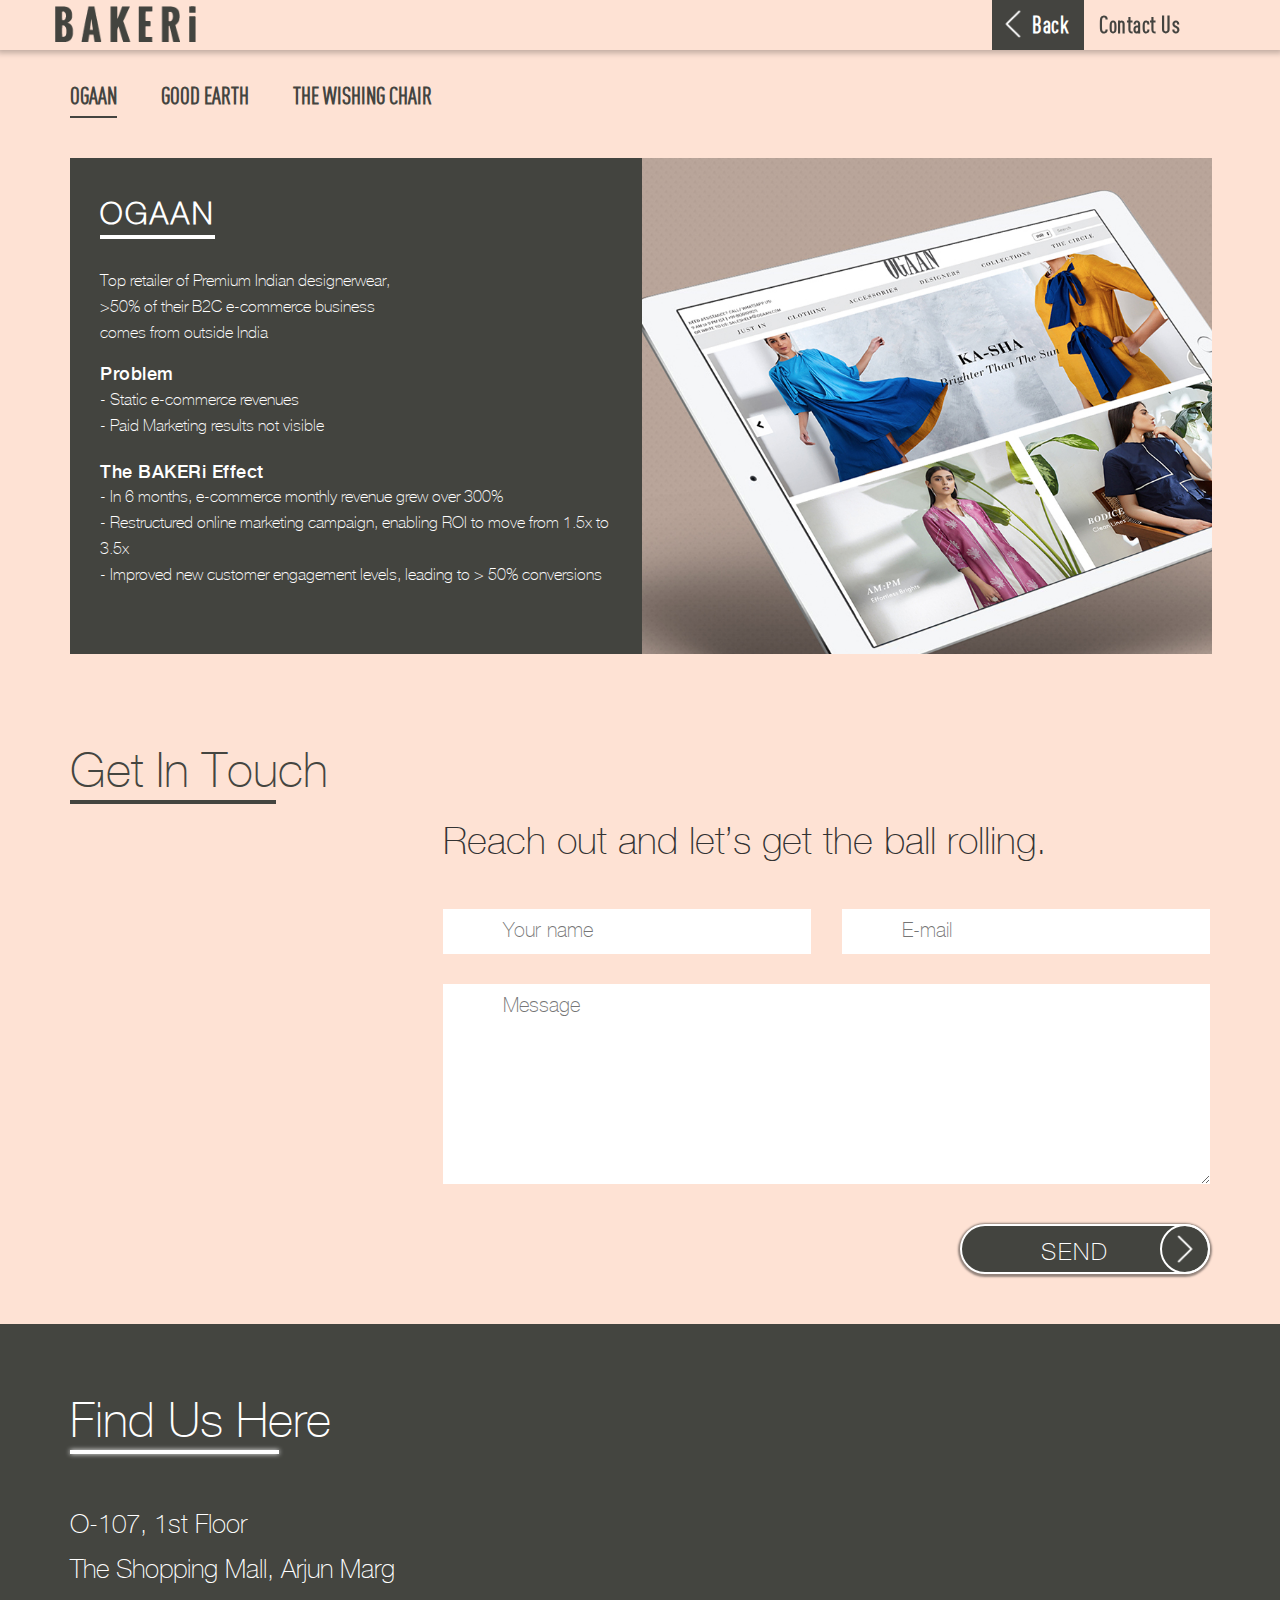
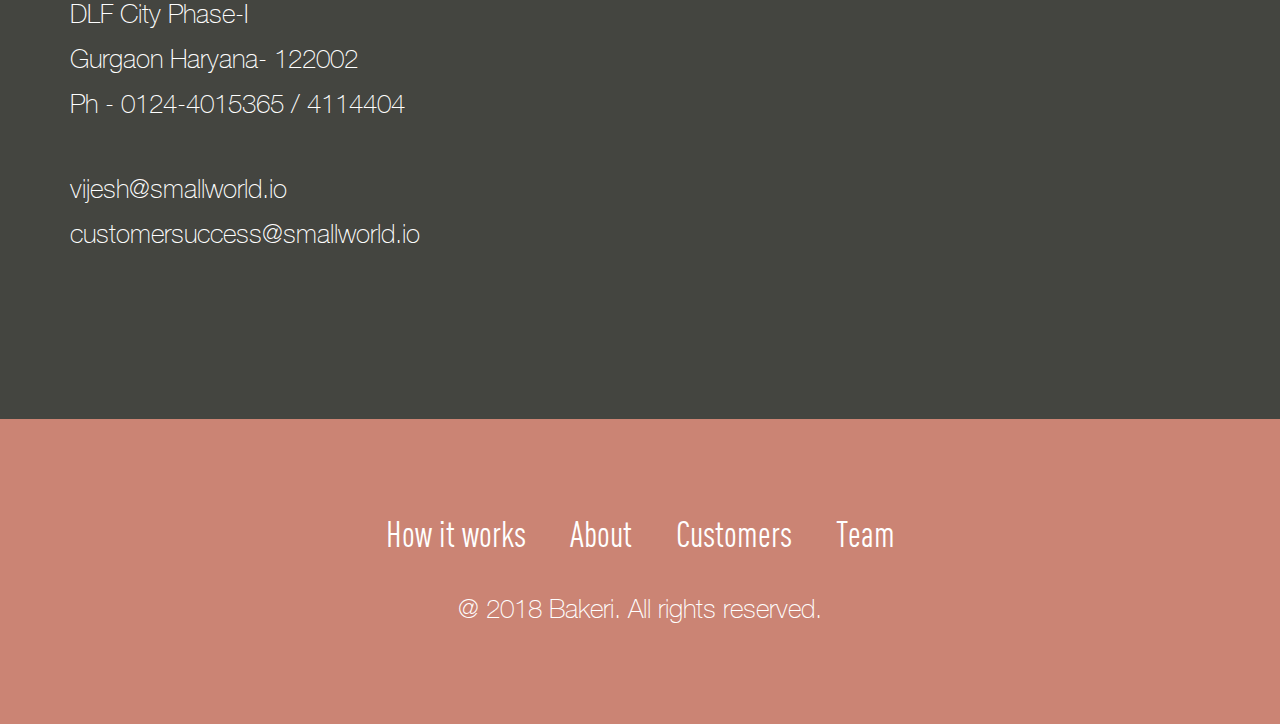
<file: case_study.html>
<!DOCTYPE html>
<html lang="en">

<head>
    <meta charset="UTF-8">
    <title>BAKERi | Case Study</title>
    <meta name="viewport" content="width=device-width,initial-scale=1.0,maximum-scale=1.0">
    <meta name="theme-color" content="#FEE2D4">
    <link rel="stylesheet" type="text/css" href="css/bootstrap.min.css">
    <link rel="stylesheet" type="text/css" href="css/owl.carousel.css">
    <link rel="stylesheet" href="css/style.css">
</head>

<body>
    <section>
        <nav class="navbar navbar-inverse">
            <div class="container">
                <div class="navbar-header">
                    <button type="button" class="navbar-toggle" data-toggle="collapse" data-target="#myNavbar">
                        <span class="icon-bar"></span>
                        <span class="icon-bar"></span>
                        <span class="icon-bar"></span>
                    </button>
                    <a class="navbar-brand" href="index.html"><img src="images/logo.png" alt="" class="logo_bakeri"> </a>
                </div>
                <div class="collapse navbar-collapse" id="myNavbar">
                    <ul class="nav navbar-nav pull-right main_menu">
                        <li><a href="index.html" class="return_back">Back</a></li>
                        <li><a data-link="#contact_us">Contact us</a></li>
                    </ul>
                </div>
        </nav>
    </section>
    <section class="faq_section case_study_section">
        <div class="container">
            <div class="width_100">
                
                <div class="tab_container">
                    <div class="tab_conatiner_outer">
                        <div class="tab_container_item tab_container_item_1 active" tab_id="#tab_item_1">OGAAN</div>
                        <div class="tab_container_item tab_container_item_2" tab_id="#tab_item_2">GOOD EARTH</div>
                        <div class="tab_container_item tab_container_item_3" tab_id="#tab_item_3">THE WISHING CHAIR</div>
                    </div>
                    <div class="tab_container_cont ">
                        <div class="tab_container_inner active" id="tab_item_1">
                            <div class="case_ogaan">
                                <figure class="case_image_figure hide_desktop">
                                    <img src="images/ogaan_case.jpg" alt="Ogaan" />
                                </figure>
                                
                                <div class="case_data" >
                                    <h1 class="title_heading">OGAAN</h1>
                                    <p class="desc_main">Top retailer of Premium Indian designerwear, 
                                        >50% of their B2C e-commerce business 
                                    comes from outside India</p>

                                    <strong>Problem </strong>
                                    <div>
                                        <p>- Static e-commerce revenues </p>
                                        <p>- Paid Marketing results not visible</p>
                                    </div>
                                    <strong>The BAKERi Effect </strong>
                                    <div>
                                        <p>- In 6 months, e-commerce monthly revenue grew over 300%</p> 
                                        <p>- Restructured online marketing campaign, enabling ROI to move from 1.5x to 3.5x</p>
                                        <p>- Improved new customer engagement levels, leading to > 50% conversions</p>
                                    </div>
                                       
                                    
                                </div>
                                <figure class="case_image_figure hide_mobile">
                                    <img src="images/ogaan_case.jpg" alt="Ogaan" />
                                </figure>
                            </div>

                        </div>
                        <div class="tab_container_inner" id="tab_item_2">
                            <div class="case_goodearth">
                                <figure class="case_image_figure hide_desktop">
                                    <img src="images/good-earth.jpg" alt="Good Earth" />
                                </figure>
                                
                                <div class="case_data" >
                                    <h1 class="title_heading">GOOD EARTH</h1>

                                       ‌
                                    <p class="desc_main">India’s leading sustainable luxury design house, well-known 
                                    & respected internationally</p>

                                    <strong>Problem </strong>
                                    <div>
                                        <p>- Unable to utilise website data to convert into leads </p>
                                        <p>- Lack of success with Performance Marketing in international markets</p>
                                    </div>
                                    <strong>The BAKERi Effect </strong>
                                    <div>
                                        <p>- Website revenue in 5 days of sale zoomed to GBP 200K+ </p> 
                                        <p>- Restructured paid marketing campaigns through data based optimization</p>
                                    </div>
                                       
                                    
                                </div>
                                <figure class="case_image_figure hide_mobile">
                                    <img src="images/good-earth.jpg" alt="Good Earth" />
                                </figure>
                            </div>
                        </div>
                        <div class="tab_container_inner" id="tab_item_3">
                            <div class="case_wishingchair">
                                <figure class="case_image_figure hide_desktop">
                                    <img src="images/wishing-chair_case.jpg" alt="Wishing Chair" />
                                </figure>
                                
                                <div class="case_data" >
                                    <h1 class="title_heading">THE WISHING CHAIR</h1>

                                     
                                    <p class="desc_main">Retailer of quirky & curious home décor products, with 
                                    an omni-channel presence in India’s metros</p>

                                    <strong>Problem </strong>
                                    <div>
                                        <p>- Lack of e-commerce focus & knowledge </p>
                                        <p>- Paid marketing not yielding dividends </p>
                                    </div>
                                    <strong>The BAKERi Effect </strong>
                                    <div>
                                        <p>- E-commerce revenue zoomed 2x in 3 months </p> 
                                        <p>- Identified hero products. This lead to cost per ATC reducing to 0.5x of previous value</p>
                                    </div>
                                       
                                    
                                </div>
                                <figure class="case_image_figure hide_mobile">
                                    <img src="images/wishing-chair_case.jpg" alt="Wishing Chair" />
                                </figure>
                            </div>
                        </div>
                    </div>
                    
                </div>
                
            </div>
        </div>
    </section>

    <section class="about_section get_touch_section" id="contact_us">
        <div class="about_cont">
            <div class="container">
                <h2 class="heading_about">Get in touch</h2>
                <div class="clearfix"></div>
                <div class="pull-right width_767">
                    <div class="about_data get_touch_data">
                        <p>Reach out and let’s get the ball rolling.</p>
                        <form action="">
                            <input type="text" placeholder="Your name" name="name" class="name">
                            <input type="email" placeholder="E-mail" name="email" class="email">
                            <textarea type="message" placeholder="Message" name="message" class="message"></textarea>
                            <a href="" class="anchor_btn faq_width pull-right">SEND</a>
                        </form>
                    </div>
                </div>
            </div>
        </div>
    </section>
    <section class="about_section find_us_section">
        <div class="about_cont">
            <div class="container">
                <h2 class="heading_about">Find us here</h2>
                <div class="clearfix"></div>
                <div class="">
                    <div class="contact_data width_50">
                        <p>
                            O-107, 1st Floor 
                            The Shopping Mall, Arjun Marg 
                            DLF City Phase-I 
                            Gurgaon Haryana- 122002 
                            Ph - <a href="tel:0124-4015365">0124-4015365</a> / <a href="tel:0124-4114404">4114404</a></p>
                            <p style="margin-top:40px;"><a href="mailto:vijesh@smallworld.io">vijesh@smallworld.io</a> <a href="mailto:customersuccess@smallworld.io">customersuccess@smallworld.io</a></p>
                        
                    </div>
                    <div class="about_data get_touch_data width_50">
                        <p><iframe src="https://www.google.com/maps/embed?pb=!1m18!1m12!1m3!1d3507.4411567698016!2d77.0972864142906!3d28.466258082483677!2m3!1f0!2f0!3f0!3m2!1i1024!2i768!4f13.1!3m3!1m2!1s0x390d1f51822ea51f%3A0xfd9adbcaa054e3b8!2sSmallWorld+Digital+Services!5e0!3m2!1sen!2sin!4v1529140070524" frameborder="0" style="border:0" allowfullscreen></iframe></p>
                        
                    </div>
                </div>
            </div>
        </div>
    </section>
    <section class="copyright_section">
        <div class="copyright_cont">
            <div class="container">
                <ul class="footer_link_cont">
                    <li class="footer_link"><a data-link="#bakeri_works">How it works</a></li>
                    <li class="footer_link"><a data-link="#about_us">About</a></li>
                    <li class="footer_link"><a data-link="#our_customers">Customers</a></li>
                    <li class="footer_link"><a data-link="#our_team">Team</a></li>
                </ul>
                <p class="copyright_text">@ 2018 Bakeri. All rights reserved.</p>
            </div>
        </div>
    </section>
    <script src="js/jquery.min.js" type="text/javascript"></script>
    <script src="js/bootstrap.min.js" type="text/javascript"></script>
    <script src="js/owl.carousel.js" type="text/javascript"></script>
    <script src="js/custom.js" type="text/javascript"></script>
</body>


</html>
</file>
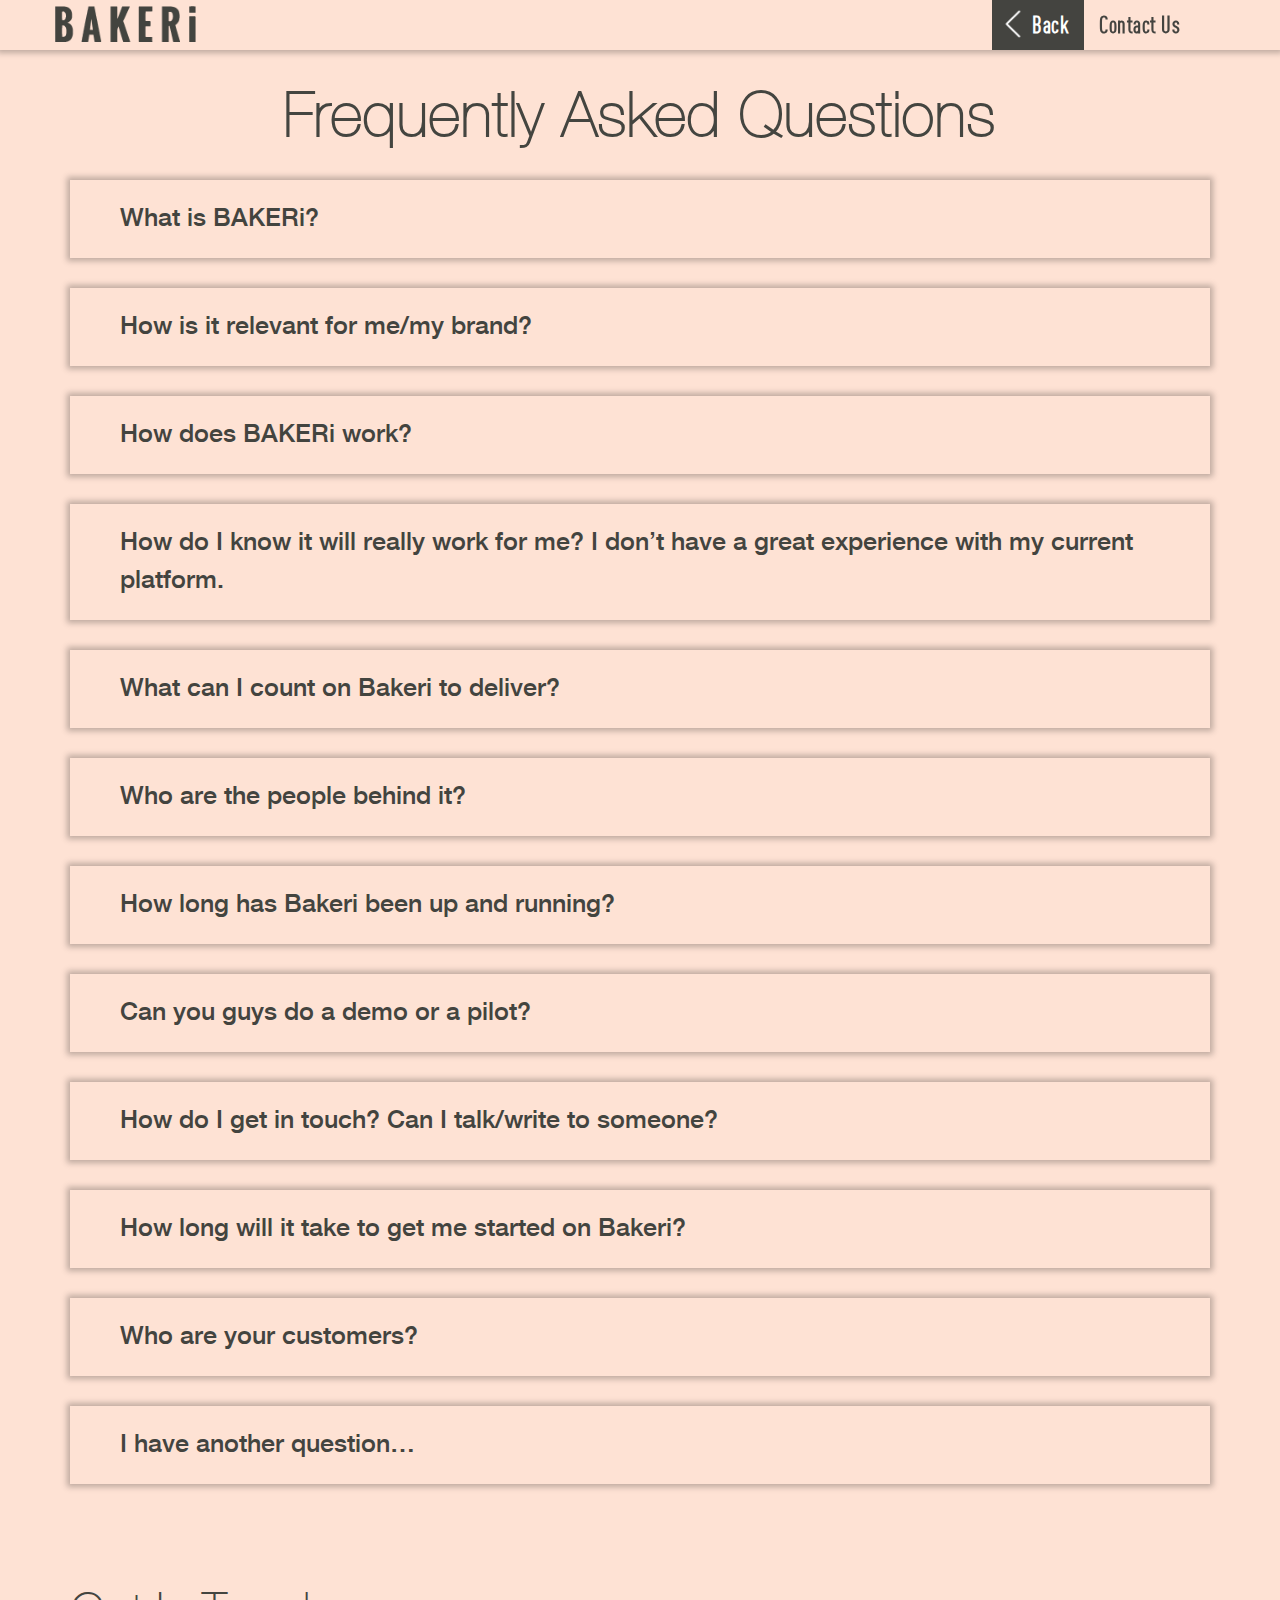
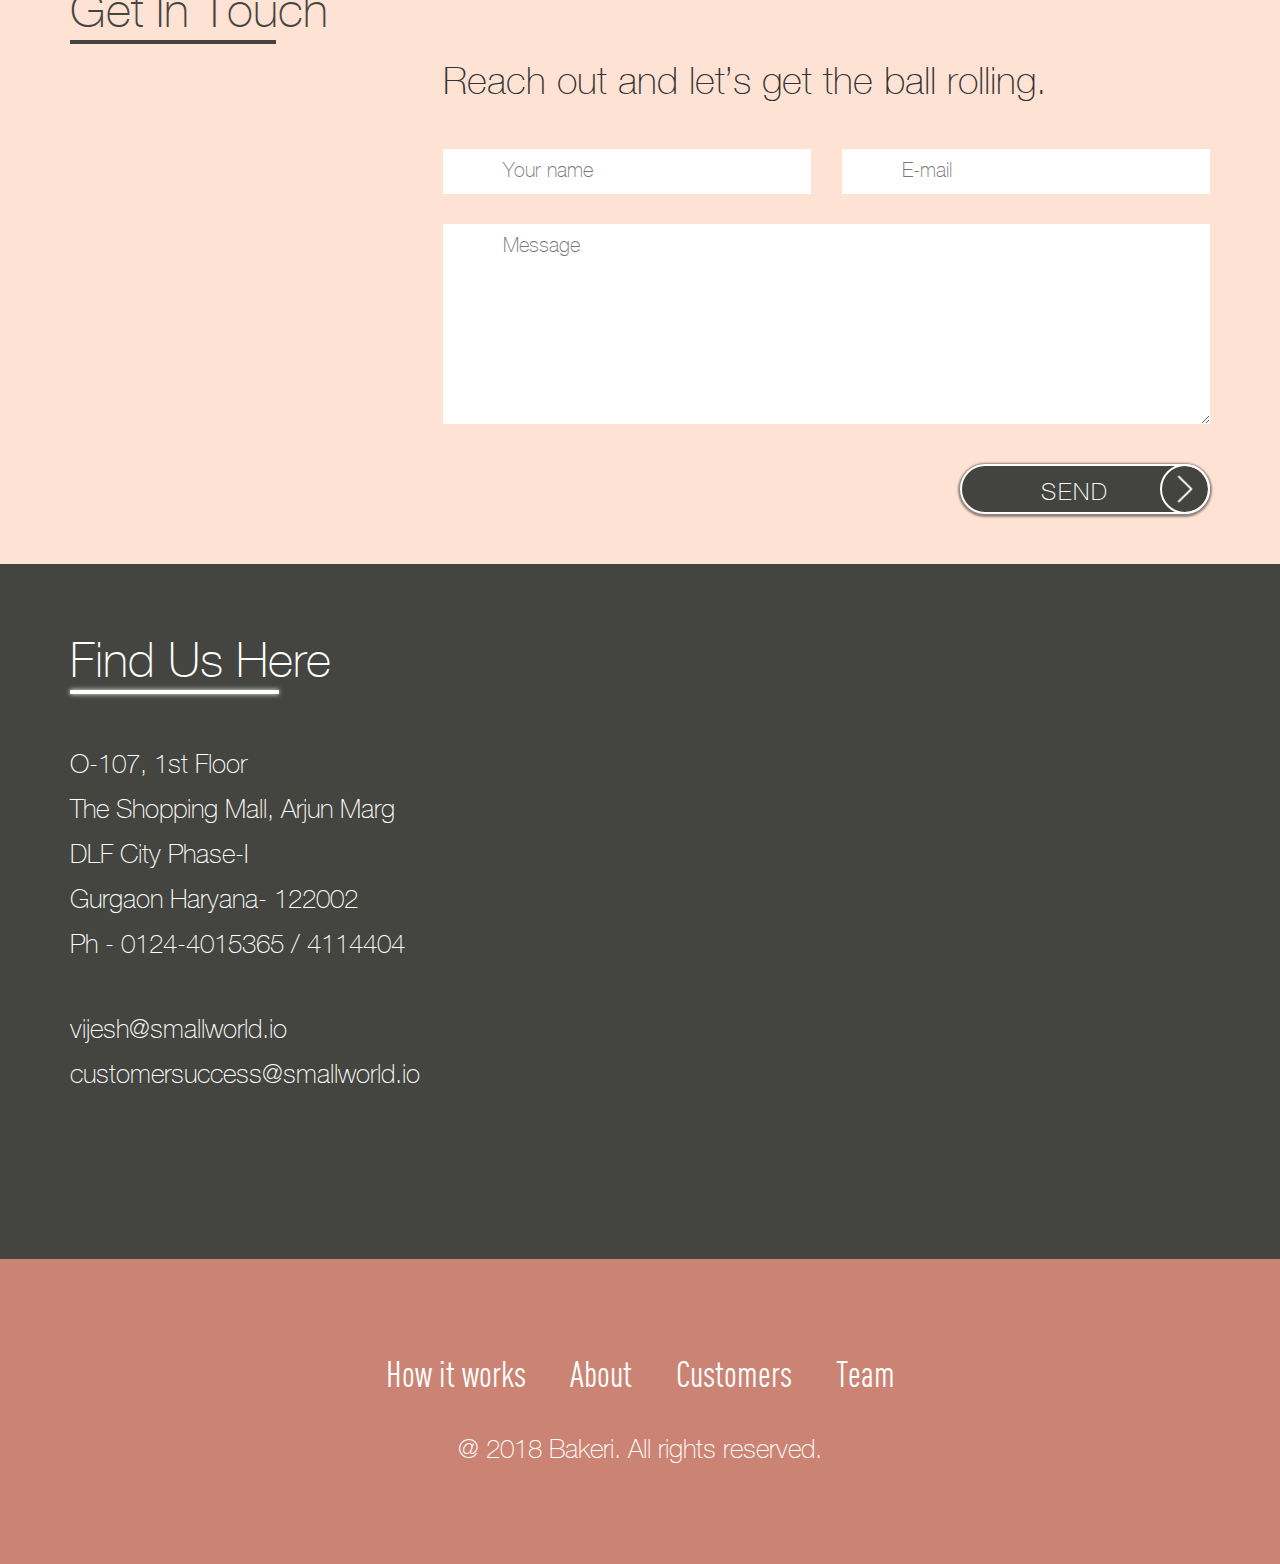
<file: faq.html>
<!DOCTYPE html>
<html lang="en">

<head>
    <meta charset="UTF-8">
    <title>BAKERi | Frequently Asked Questions</title>
    <meta name="viewport" content="width=device-width,initial-scale=1.0,maximum-scale=1.0">
    <meta name="theme-color" content="#FEE2D4">
    <link rel="stylesheet" type="text/css" href="css/bootstrap.min.css">
    <link rel="stylesheet" type="text/css" href="css/owl.carousel.css">
    <link rel="stylesheet" href="css/style.css">
    <link rel="icon" href="imgages/favicon.png">
</head>

<body>
    <section>
        <nav class="navbar navbar-inverse">
            <div class="container">
                <div class="navbar-header">
                    <button type="button" class="navbar-toggle" data-toggle="collapse" data-target="#myNavbar">
                        <span class="icon-bar"></span>
                        <span class="icon-bar"></span>
                        <span class="icon-bar"></span>
                    </button>
                    <a class="navbar-brand" href="index.html"><img src="images/logo.png" alt="" class="logo_bakeri"> </a>
                </div>
                <div class="collapse navbar-collapse" id="myNavbar">
                    <ul class="nav navbar-nav pull-right main_menu">
                        <li><a href="index.html" class="return_back">Back</a></li>
                        <li><a data-link="#contact_us">Contact us</a></li>
                    </ul>
                </div>
        </nav>
    </section>
    <section class="faq_section">
        <div class="container">
            <div class="width_100">
                
                <h1 class="color_black helv_regular title_heading">Frequently Asked Questions</h1>

                <div class="faq_container">
                    <div class="faq_data faq_data_1">
                        <div class="faq_ques faq_ques_1">What is BAKERi?</div>
                        <div class="faq_answer faq_answer_1">Bakeri is a software-powered integrated solution that employs a proprietary suite of technology, analytics & automation features to enable Brands to improve their own-website revenues.</div>
                    </div>
                    <div class="faq_data faq_data_2">
                        <div class="faq_ques faq_ques_2">How is it relevant for me/my brand?</div>
                        <div class="faq_answer faq_answer_2">Bakeri is built specially for Fashion, Luxury & Lifestyle brand webstores, with the aim of delivering Revenue & Loyalty growth at a fraction of the costs paid by most brands.</div>
                    </div>
                    <div class="faq_data faq_data_3">
                        <div class="faq_ques faq_ques_3">How does BAKERi work?</div>
                        <div class="faq_answer faq_answer_3">Get details <a href="index.html">here</a></div>
                    </div>
                    <div class="faq_data faq_data_4">
                        <div class="faq_ques faq_ques_4">How do I know it will really work for me? I don’t have a great experience with my current platform.</div>
                        <div class="faq_answer faq_answer_4">Let’s talk. Drop us a message <a href="index.html/#contact_us">here.</a></div>
                    </div>
                    <div class="faq_data faq_data_5">
                        <div class="faq_ques faq_ques_5">What can I count on Bakeri to deliver?</div>
                        <div class="faq_answer faq_answer_5">Read about some of our success stories <a href="index.html">here</a></div>
                    </div>
                    <div class="faq_data faq_data_6">
                        <div class="faq_ques faq_ques_6">Who are the people behind it?</div>
                        <div class="faq_answer faq_answer_6">Our founders are a group of smart, experienced guys who have seen first hand the pain independent webstores go through when starting business. Get in touch with them. </div>
                    </div>
                    <div class="faq_data faq_data_7">
                        <div class="faq_ques faq_ques_7">How long has Bakeri been up and running?</div>
                        <div class="faq_answer faq_answer_7">Bakeri started work on its first client in February 2017</div>
                    </div>
                    <div class="faq_data faq_data_8">
                        <div class="faq_ques faq_ques_8">Can you guys do a demo or a pilot?</div>
                        <div class="faq_answer faq_answer_8">A pilot is possible for a 3-6 month period. For details and costs involved, please contact us @ <a href="mailto:vijesh@bakeri.ai">vijesh@bakeri.ai</a> </div>
                    </div>
                    <div class="faq_data faq_data_9">
                        <div class="faq_ques faq_ques_9">How do I get in touch? Can I talk/write to someone?</div>
                        <div class="faq_answer faq_answer_9">Sure. Get in touch with us <a href="index.html/#contact_us">here</a></div>
                    </div>
                    <div class="faq_data faq_data_10">
                        <div class="faq_ques faq_ques_10">How long will it take to get me started on Bakeri?</div>
                        <div class="faq_answer faq_answer_10">Bakeri installation can take as little as three weeks from the time of signing of contract and sharing of information. If a website needs to be built from scratch, the timeline will shift accordingly.</div>
                    </div>
                    <div class="faq_data faq_data_11">
                        <div class="faq_ques faq_ques_11">Who are your customers?</div>
                        <div class="faq_answer faq_answer_11">Learn about our <a href="index.html/#our-customer">customers.</a></div>
                    </div>
                    <div class="faq_data faq_data_12">
                        <div class="faq_ques faq_ques_12">I have another question…</div>
                        <div class="faq_answer faq_answer_12">Sure! Write to us on  <a href="mailto:vijesh@bakeri.ai">vijesh@bakeri.ai</a> or send us a query here.</div>
                    </div>
                </div>
                
            </div>
        </div>
    </section>

    <section class="about_section get_touch_section" id="contact_us">
        <div class="about_cont">
            <div class="container">
                <h2 class="heading_about">Get in touch</h2>
                <div class="clearfix"></div>
                <div class="pull-right width_767">
                    <div class="about_data get_touch_data">
                        <p>Reach out and let’s get the ball rolling.</p>
                        <form action="">
                            <input type="text" placeholder="Your name" name="name" class="name">
                            <input type="email" placeholder="E-mail" name="email" class="email">
                            <textarea type="message" placeholder="Message" name="message" class="message"></textarea>
                            <a href="" class="anchor_btn faq_width pull-right">SEND</a>
                        </form>
                    </div>
                </div>
            </div>
        </div>
    </section>
    <section class="about_section find_us_section">
        <div class="about_cont">
            <div class="container">
                <h2 class="heading_about">Find us here</h2>
                <div class="clearfix"></div>
                <div class="">
                    <div class="contact_data width_50">
                        <p>
                            O-107, 1st Floor 
                            The Shopping Mall, Arjun Marg 
                            DLF City Phase-I 
                            Gurgaon Haryana- 122002 
                            Ph - <a href="tel:0124-4015365">0124-4015365</a> / <a href="tel:0124-4114404">4114404</a></p>
                            <p style="margin-top:40px;"><a href="mailto:vijesh@smallworld.io">vijesh@smallworld.io</a> <a href="mailto:customersuccess@smallworld.io">customersuccess@smallworld.io</a></p>
                        
                    </div>
                    <div class="about_data get_touch_data width_50">
                        <p><iframe src="https://www.google.com/maps/embed?pb=!1m18!1m12!1m3!1d3507.4411567698016!2d77.0972864142906!3d28.466258082483677!2m3!1f0!2f0!3f0!3m2!1i1024!2i768!4f13.1!3m3!1m2!1s0x390d1f51822ea51f%3A0xfd9adbcaa054e3b8!2sSmallWorld+Digital+Services!5e0!3m2!1sen!2sin!4v1529140070524" frameborder="0" style="border:0" allowfullscreen></iframe></p>
                        
                    </div>
                </div>
            </div>
        </div>
    </section>
    <section class="copyright_section">
        <div class="copyright_cont">
            <div class="container">
                <ul class="footer_link_cont">
                    <li class="footer_link"><a data-link="#bakeri_works">How it works</a></li>
                    <li class="footer_link"><a data-link="#about_us">About</a></li>
                    <li class="footer_link"><a data-link="#our_customers">Customers</a></li>
                    <li class="footer_link"><a data-link="#our_team">Team</a></li>
                </ul>
                <p class="copyright_text">@ 2018 Bakeri. All rights reserved.</p>
            </div>
        </div>
    </section>
    <script src="js/jquery.min.js" type="text/javascript"></script>
    <script src="js/bootstrap.min.js" type="text/javascript"></script>
    <script src="js/owl.carousel.js" type="text/javascript"></script>
    <script src="js/custom.js" type="text/javascript"></script>
</body>


</html>
</file>
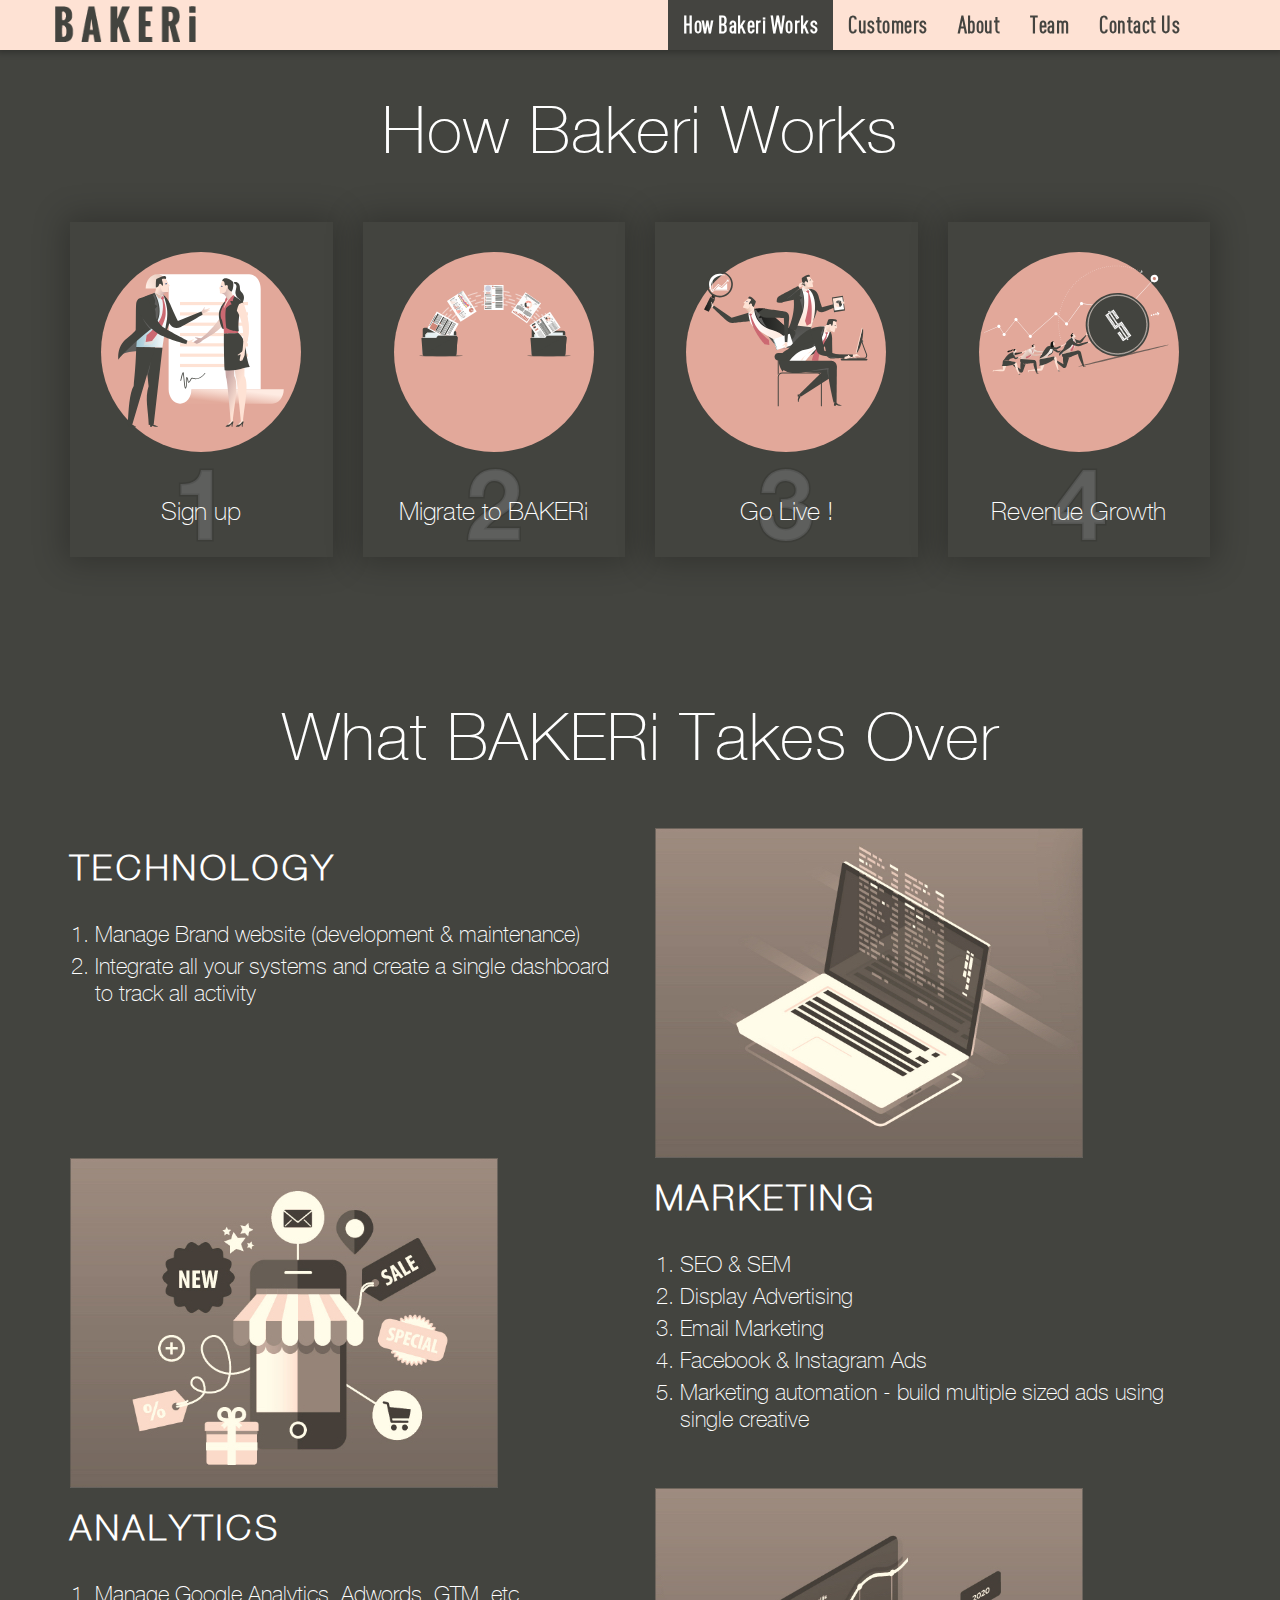
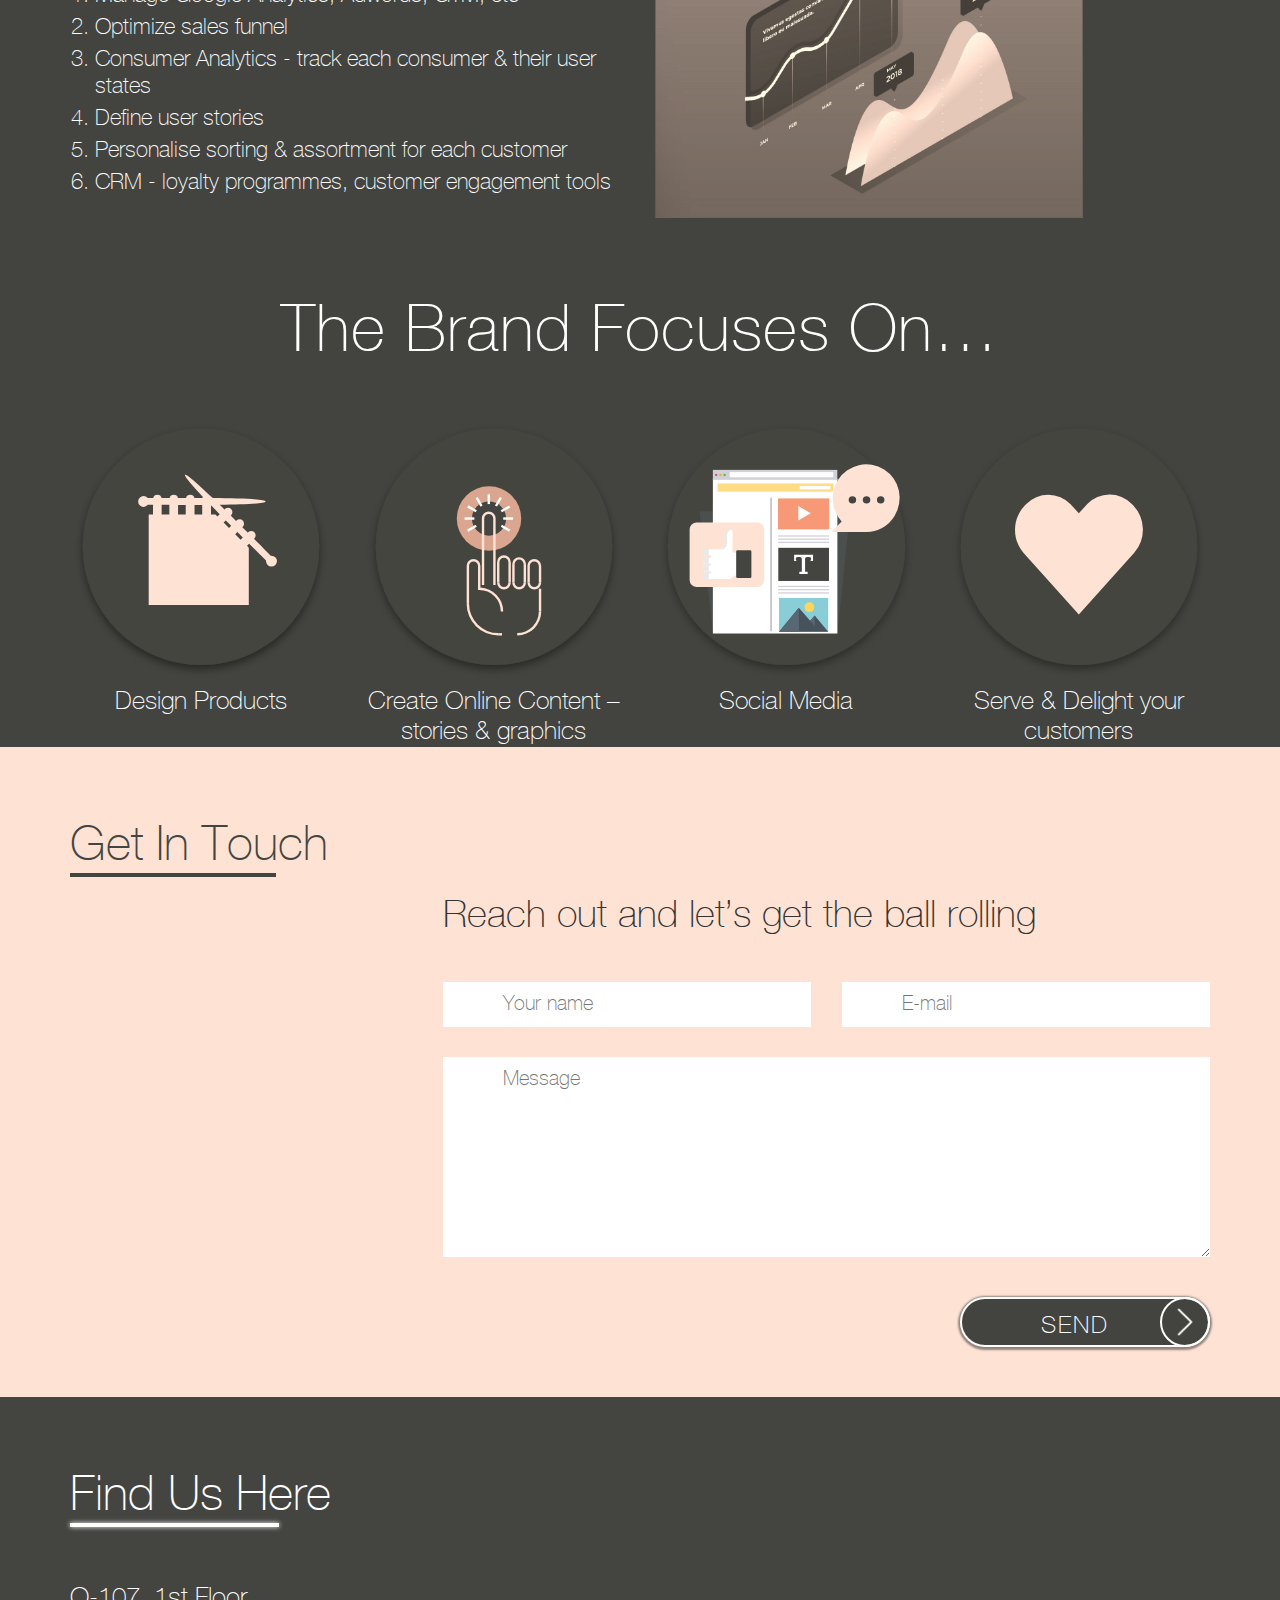
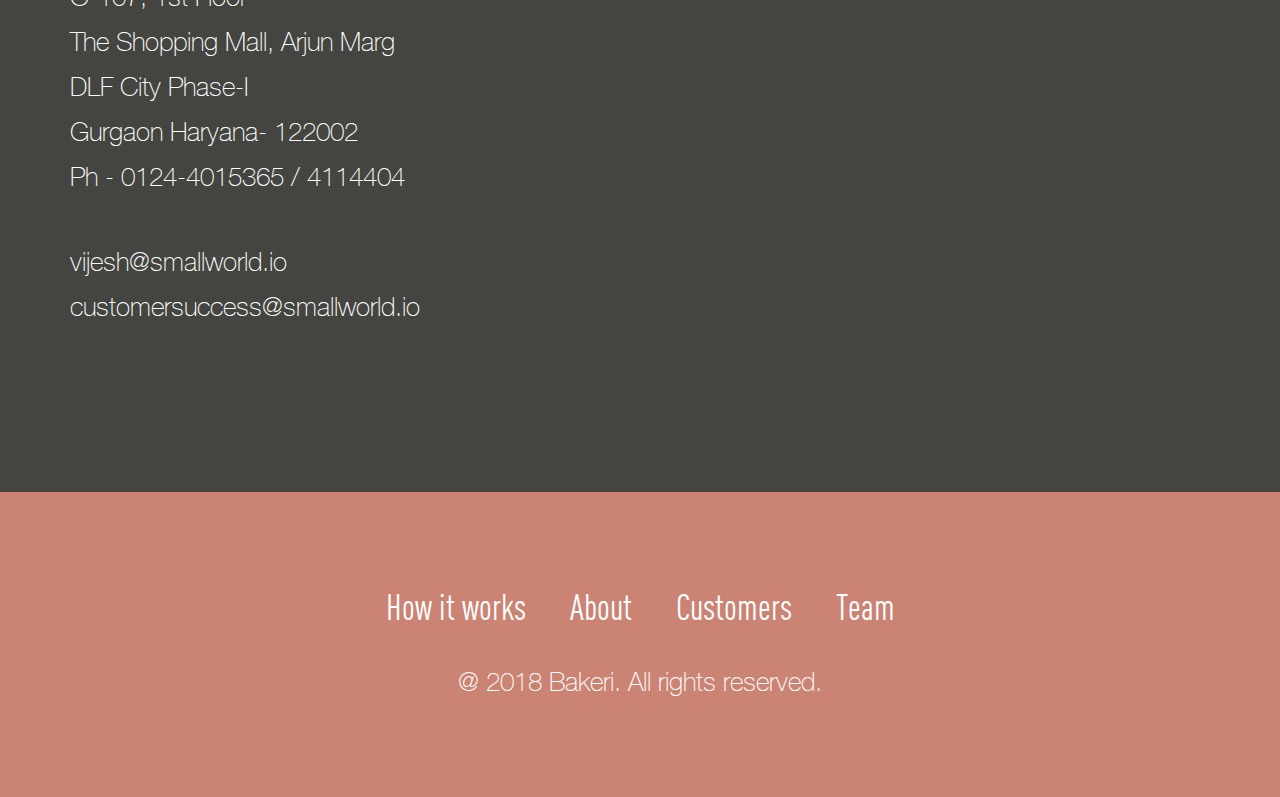
<file: how_bakeri_works.html>
<!DOCTYPE html>
<html lang="en">

<head>
    <meta charset="UTF-8">
    <title>BAKERi | Fuelling E-Commerce Revenue, Growing Brand Loyalty</title>
    <meta name="viewport" content="width=device-width,initial-scale=1.0,maximum-scale=1.0">
    <meta name="theme-color" content="#FEE2D4">
    <link rel="stylesheet" type="text/css" href="css/bootstrap.min.css">
    <link rel="stylesheet" type="text/css" href="css/owl.carousel.css">
    <link rel="stylesheet" href="css/style.css">
</head>

<body>
    <section>
        <nav class="navbar navbar-inverse">
            <div class="container">
                <div class="navbar-header">
                    <button type="button" class="navbar-toggle" data-toggle="collapse" data-target="#myNavbar">
                        <span class="icon-bar"></span>
                        <span class="icon-bar"></span>
                        <span class="icon-bar"></span>
                    </button>
                    <a class="navbar-brand" href="index.html"><img src="images/logo.png" alt="" class="logo_bakeri"> </a>
                </div>
                <div class="collapse navbar-collapse" id="myNavbar">
                    <ul class="nav navbar-nav pull-right main_menu">
                        <li class="active"><a data-link="#bakeri_works">How Bakeri Works</a></li>
                        <li><a data-link="#our_customers">Customers</a></li>
                        <li><a data-link="#about_us">About</a></li>
                        <li><a data-link="#our_team">Team</a></li>
                        <li><a data-link="#contact_us">Contact us</a></li>
                    </ul>
                </div>
        </nav>
    </section>
    <section class="bakeri_works_section how_bakeri_workd_page" id="bakeri_works">
        <div class="container">
            <div class="bakeri_works_cont">
                <h2 class="bakeri_title">How Bakeri Works</h2>
                <div class="bakeri_steps_cont row">
                    <div class="bakeri_steps bakeri_step_1 col-xs-12 col-sm-6 col-md-3 col-lg-3">
                        <div class="step_cont">
                            <figure>
                                <img src="images/sign_up.svg" alt="Sign Up">
                            </figure>
                            <div class="data_cont">
                                <span class="step_no">1</span>
                                <h3 class="data_text">Sign up</h3>
                            </div>
                        </div>
                    </div>
                    <div class="bakeri_steps bakeri_step_2 col-xs-12 col-sm-6 col-md-3 col-lg-3">
                        <div class="step_cont">
                            <figure>
                                <img src="images/migrate.svg" alt="Migrate">
                            </figure>
                            <div class="data_cont">
                                <span class="step_no">2</span>
                                <h3 class="data_text">Migrate to BAKERi</h3>
                            </div>
                        </div>
                    </div>
                    <div class="bakeri_steps bakeri_step_3 col-xs-12 col-sm-6 col-md-3 col-lg-3">
                        <div class="step_cont">
                            <figure>
                                <img src="images/go_live.svg" alt="">
                            </figure>
                            <div class="data_cont">
                                <span class="step_no">3</span>
                                <h3 class="data_text">Go Live !</h3>
                            </div>
                        </div>
                    </div>
                    <div class="bakeri_steps bakeri_step_4 col-xs-12 col-sm-6 col-md-3 col-lg-3">
                        <div class="step_cont">
                            <figure>
                                <img src="images/revenue_growth.svg" alt="">
                            </figure>
                            <div class="data_cont">
                                <span class="step_no">4</span>
                                <h3 class="data_text">Revenue Growth</h3>
                            </div>
                        </div>
                    </div>
                    <div class="center">
                        <!--<a href="" class="anchor_btn">EXPLORE</a>-->
                    </div>
                </div>
            </div>
        </div>
    </section>
    <section class="bakeri_works_section" id="bakeri_works_steps">
        <div class="container">
            <div class="bakeri_works_cont">
                <h2 class="bakeri_title">What BAKERi Takes Over</h2>
                <div class="row">
                     <div class="col-xs-12 col-sm-12 col-md-6 col-lg-6 hide_desktop">
                        <figure><img src="images/tech.png" alt=""></figure>
                    </div>
                    <div class="col-xs-12 col-sm-12 col-md-6 col-lg-6">
                        <div class="bakery_technology">
                            <h2>TECHNOLOGY</h2>
                            <ul>
                                <li>Manage Brand website (development & maintenance)</li>
                                <li>Integrate all your systems and create a single dashboard to track all activity</li>
                            </ul>
                        </div>
                    </div>
                    <div class="col-xs-12 col-sm-12 col-md-6 col-lg-6 hide_mobile">
                        <figure><img src="images/tech.png" alt=""></figure>
                    </div>
                    
                </div>
                <div class="row">
                    <div class="col-xs-12 col-sm-12 col-md-6 col-lg-6 ">
                        <figure><img src="images/market.png" alt=""></figure>
                    </div>
                    <div class="col-xs-12 col-sm-12 col-md-6 col-lg-6">
                        <div class="bakery_technology">
                            <h2>MARKETING</h2>
                            <ul>
                                <li>SEO & SEM</li>
                                <li>Display Advertising</li>
                                <li>Email Marketing</li>
                                <li>Facebook & Instagram Ads</li>
                                <li>Marketing automation - build multiple sized ads using single creative</li>
                            </ul>
                        </div>
                    </div>
                </div>
                <div class="row">
                    <div class="col-xs-12 col-sm-12 col-md-6 col-lg-6 hide_desktop">
                        <figure><img src="images/analytics.png" alt=""></figure>
                    </div>
                    <div class="col-xs-12 col-sm-12 col-md-6 col-lg-6">
                        <div class="bakery_technology">
                            <h2>ANALYTICS</h2>
                            <ul>
                                <li>Manage Google Analytics, Adwords, GTM, etc</li>
                                <li>Optimize sales funnel</li>
                                <li>Consumer Analytics - track each consumer & their user states</li>
                                <li>Define user stories</li>
                                <li>Personalise sorting & assortment for each customer</li>
                                <li>CRM - loyalty programmes, customer engagement tools</li>
                            </ul>
                        </div>
                    </div>
                    <div class="col-xs-12 col-sm-12 col-md-6 col-lg-6 hide_mobile">
                        <figure><img src="images/analytics.png" alt=""></figure>
                    </div>
                </div>
            </div>
        </div>
        <section class="bakeri_works_section_bottom" id="bakeri_works">
        <div class="container">
            <div class="bakeri_works_cont">
                <h2 class="bakeri_title">The Brand Focuses on…</h2>
                <div class="bakeri_steps_cont row">
                    <div class="bakeri_steps bakeri_step_1 col-xs-12 col-sm-6 col-md-3 col-lg-3">
                        <div class="step_cont_new">
                            <figure>
                                <img src="images/design.svg" alt="Sign Up">
                            </figure>
                            <div class="data_cont">
                                
                                <h3 class="data_text">Design Products</h3>
                            </div>
                        </div>
                    </div>
                    <div class="bakeri_steps bakeri_step_2 col-xs-12 col-sm-6 col-md-3 col-lg-3">
                        <div class="step_cont_new">
                            <figure>
                                <img src="images/finger.svg" alt="Migrate">
                            </figure>
                            <div class="data_cont">
                                
                                <h3 class="data_text">Create Online Content – stories & graphics</h3>
                            </div>
                        </div>
                    </div>
                    <div class="bakeri_steps bakeri_step_3 col-xs-12 col-sm-6 col-md-3 col-lg-3">
                        <div class="step_cont_new">
                            <figure>
                                <img src="images/news.svg" alt="">
                            </figure>
                            <div class="data_cont">
                                <h3 class="data_text">Social Media</h3>
                            </div>
                        </div>
                    </div>
                    <div class="bakeri_steps bakeri_step_4 col-xs-12 col-sm-6 col-md-3 col-lg-3">
                        <div class="step_cont_new">
                            <figure>
                                <img src="images/heart.svg" alt="">
                            </figure>
                            <div class="data_cont">
                                
                                <h3 class="data_text">Serve & Delight your customers</h3>
                            </div>
                        </div>
                    </div>
                    <div class="center">
                        <!--<a href="" class="anchor_btn">EXPLORE</a>-->
                    </div>
                </div>
            </div>
        </div>
    </section>
    </section>

    

    <section class="about_section get_touch_section" id="contact_us">
        <div class="about_cont">
            <div class="container">
                <h2 class="heading_about">Get in touch</h2>
                <div class="clearfix"></div>
                <div class="pull-right width_767">
                    <div class="about_data get_touch_data">
                        <p>Reach out and let’s get the ball rolling</p>
                        <form action="">
                            <input type="text" placeholder="Your name" name="name" class="name">
                            <input type="email" placeholder="E-mail" name="email" class="email">
                            <textarea type="message" placeholder="Message" name="message" class="message"></textarea>
                            <a href="" class="anchor_btn faq_width pull-right">SEND</a>
                        </form>
                    </div>
                </div>
            </div>
        </div>
    </section>
    <section class="about_section find_us_section">
        <div class="about_cont">
            <div class="container">
                <h2 class="heading_about">Find us here</h2>
                <div class="clearfix"></div>
                <div class="">
                    <div class="contact_data width_50">
                        <p>
                            O-107, 1st Floor 
                            The Shopping Mall, Arjun Marg 
                            DLF City Phase-I 
                            Gurgaon Haryana- 122002 
                            Ph - <a href="tel:0124-4015365">0124-4015365</a> / <a href="tel:0124-4114404">4114404</a></p>
                            <p style="margin-top:40px;"><a href="mailto:vijesh@smallworld.io">vijesh@smallworld.io</a> <a href="mailto:customersuccess@smallworld.io">customersuccess@smallworld.io</a></p>
                        
                    </div>
                    <div class="about_data get_touch_data width_50">
                        <p><iframe src="https://www.google.com/maps/embed?pb=!1m18!1m12!1m3!1d3507.4411567698016!2d77.0972864142906!3d28.466258082483677!2m3!1f0!2f0!3f0!3m2!1i1024!2i768!4f13.1!3m3!1m2!1s0x390d1f51822ea51f%3A0xfd9adbcaa054e3b8!2sSmallWorld+Digital+Services!5e0!3m2!1sen!2sin!4v1529140070524" frameborder="0" style="border:0" allowfullscreen></iframe></p>
                        
                    </div>
                </div>
            </div>
        </div>
    </section>
    <section class="copyright_section">
        <div class="copyright_cont">
            <div class="container">
                <ul class="footer_link_cont">
                    <li class="footer_link"><a data-link="#bakeri_works">How it works</a></li>
                    <li class="footer_link"><a data-link="#about_us">About</a></li>
                    <li class="footer_link"><a data-link="#our_customers">Customers</a></li>
                    <li class="footer_link"><a data-link="#our_team">Team</a></li>
                </ul>
                <p class="copyright_text">@ 2018 Bakeri. All rights reserved.</p>
            </div>
        </div>
    </section>
    <script src="js/jquery.min.js" type="text/javascript"></script>
    <script src="js/bootstrap.min.js" type="text/javascript"></script>
    <script src="js/owl.carousel.js" type="text/javascript"></script>
    <script src="js/custom.js" type="text/javascript"></script>
</body>


</html>
</file>
<file: css/style.css>
@font-face {
    font-family: 'helv_neu_bold';
    src: url('../fonts/helvetica_neu_bold-webfont.woff2') format('woff2'),
         url('../fonts/helvetica_neu_bold-webfont.woff') format('woff');
    font-weight: normal;
    font-style: normal;

}
@font-face {
    font-family: 'helv_neu_light';
    src: url('../fonts/helveticaneue_light-webfont.woff2') format('woff2'),
         url('../fonts/helveticaneue_light-webfont.woff') format('woff');
    font-weight: normal;
    font-style: normal;

}
@font-face {
    font-family: 'helv_neu_medium';
    src: url('../fonts/helveticaneue_medium-webfont.woff2') format('woff2'),
         url('../fonts/helveticaneue_medium-webfont.woff') format('woff');
    font-weight: normal;
    font-style: normal;

}
@font-face {
    font-family: 'helv_neu_thin';
    src: url('../fonts/helveticaneue_thin-webfont.woff2') format('woff2'),
         url('../fonts/helveticaneue_thin-webfont.woff') format('woff');
    font-weight: normal;
    font-style: normal;

}
@font-face {
    font-family: 'helv_neu_regular';
    src: url('../fonts/helveticaneue-webfont.woff2') format('woff2'),
         url('../fonts/helveticaneue-webfont.woff') format('woff');
    font-weight: normal;
    font-style: normal;

}

@font-face {
    font-family: 'dincond';
    src: url('../fonts/dinconreg-webfont.woff2') format('woff2'),
         url('../fonts/dinconreg-webfont.woff') format('woff');
    font-weight: normal;
    font-style: normal;

}

body
{
	font-family: 'helv_neu_thin';
	overflow: hidden;
	overflow-y: scroll;
}

.helv_regular
{
	font-family: helv_neu_regular;
}
.helv_bold
{
	font-family: helv_neu_medium;
}

.logo_bakeri
{
	max-width: 150px;
    height: 36px;
    margin-top: 6px;
}

.navbar-brand
{
	padding:0px;
}
.navbar-inverse
{
	background: #FEE2D4;
	border:0px;
	border-radius: 0px;
	box-shadow: rgba(0, 0, 0, 0.25) 0px 0px 6px 3px;
	margin:0px;
}

.main_menu  li a
{
	color:#444540;
	font-family: 'dincond';
	font-size:23px;
	letter-spacing: 0.5px;
	font-weight: 600;
}
.width_520
{
	max-width:520px;
	width:100%;

}
.bakeri_main_section
{
	background: #FEE2D4;
    min-height:calc(100vh - 120px);
}
.ft_67
{
	font-size: 67px;
}
.mt_99
{
	margin-top:120px;
}
.color_black
{
	color:#444540;
}
.width_485
{
	width: 485px;
	font-size: 28px;
	line-height: 38px;
	font-weight: 600;
	letter-spacing: 0.5px;
}

.anchor_btn
{
	background: #43443F;
    color: #fff;
    padding: 10px 90px 10px 30px;
    display: inline-block;
    font-size: 24px;
    border-radius: 39px;
    height: 50px;
    position: relative;
    box-shadow: 0px 1px 2px 2px rgba(0, 0, 0, 0.419607);
        border: 2px solid #fff;
    text-decoration: none;
    letter-spacing: 2px;
    margin-top: 50px;       
}

.anchor_btn:hover
{
    color:#fff;
    text-decoration: none;
}
.anchor_btn:after
{
    content: "";
    width: 50px;
    height: 50px;
    border-radius: 50%;
    border: 2px solid #fff;
    position: absolute;
    top: -2px;
    right: -2px;
    background: url(../images/right_arrow.png) ;
    background-repeat: no-repeat;
    background-size: 30px;
    background-position: center; 
}

.bakeri_works_section
{
    background:#43443F;
    padding-top:100px;
    color:#fff; 
    padding-bottom: 50px;
}
.bakeri_title
{
    font-size:65px;
    color:#fff;
    font-family: 'helv_neu_thin';
    text-align: center;
    letter-spacing: 1px;
    margin-bottom:50px;
    margin-top:0px;
    text-transform: capitalize;
}

.step_cont figure
{
    max-width:200px;
    width:100%;
    height:200px;
    border-radius: 50%;
    padding:5px;
    background: #E2A89A;
    margin: auto;
}
.step_cont
{
    text-align: center;
    background: #43443F;
    padding-top:30px;
    padding-bottom: 00px;
    box-shadow:0px 0px 30px 6px rgba(0,0,0,0.24);
    position: relative;
}


.data_cont
{
    position: relative;
    margin-top: 15px;
}
.data_cont .data_text {
    position: absolute;
    left: 0px;
    height: 20px;
    font-size: 25px;
    right: 0px;
    top: 0px;
    bottom: 0px;
    margin: auto;
    line-height: 22px;
}

.step_no
{
    font-size: 100px;
    line-height: 90px;
    display: block;
    font-family: 'helv_neu_bold';
    -webkit-text-stroke: 1px rgba(0,0,0,0.1);
    -webkit-text-stroke-width: 3px;
    color: #5e5f5d;
}
.center
{
    display: block;
    text-align: center;
}

.brand_data figure img
{
    max-width: 100%;
    width:100%;
}

.brand_data
{
    position: relative;
}
.brand_cont_data
{
    padding-top: 15px;
    padding-bottom: 15px;
}
.brand_data .data_text
{
        position: absolute;
    top: 0px;
    left: 0px;
    right: 0px;
    background: rgba(68, 69, 64, 0.53);;
    bottom: 35px;
    text-align: center;
    color:#fff;
    opacity: 0;
    cursor: pointer;
    transition: opacity ease-in 0.3s;

}
.data_text a
{
    position: absolute;
    bottom: 0px;
    background: #444540;
    color: #fff;
    width: 100%;
    text-align: center;
    letter-spacing: 0.5px;
    padding: 10px 0px;
    font-size: 15px;
    line-height: 15px;
    left:0px;
}

.data_text .heading{
    font-family: 'helv_neu_medium';
    text-transform: uppercase;
    font-size: 22px;
    line-height: 27px;
    display: inline-block;
    position: relative;
    padding-bottom: 10px;
}

.data_text .heading:before
{
        content: "";
    display: block;
    height: 1px;
    background: #fff;
    width: 90%;
    position: absolute;
    bottom: 0px;
    left: 0px;
    right: 0px;
    margin: auto;
}

.data_text_inner{
        font-size: 21px;
    line-height: 30px;
    padding: 15px 30px;
}
.brand_data > a{
        position: absolute;
    bottom: 0px;
    background: #444540;
    color: #fff;
    width: 100%;
    text-align: center;
    letter-spacing: 0.5px;
    padding: 10px 0px;
    font-size: 15px;
    line-height: 15px;
    left: 0px;
}
.brand_data .data_text:hover
{
    opacity: 1;
    transition: opacity ease-in 0.3s;
}

.brand_section
{
    background: #FEE2D4;
    padding-top:50px;
    padding-bottom: 50px;
}

.brand_section .bakeri_title
{
    color:#43443F;
}

.testimonial_item{
    max-width:860px;
    width: 100%;
    margin:auto;
}

.testimonial_item .testimonial_data
{
    font-size: 24px;
    line-height: 29px;
    text-align: center;
}

.testimonial_item .writer_name
{
    text-align: center;
    font-family: 'helv_neu_medium';
    font-size:20px;
    padding-top:15px;
    padding-bottom: 15px;
}

.testimonial_section
{
    margin-top:50px;
}

.testominal_carousel .owl-prev
{
    position: absolute;
    top:50%;
}

.testominal_carousel .owl-next 
{
    position: absolute;
    top:50%;
    right:0px;
}

.testominal_carousel button span
{
        font-size: 160px;
    width: 18px;
    display: inline-block;
    line-height: 20px;
}

.case_container
{
    background: #31322d;
}

.case_carousel .case_data
{
    position: absolute;
    width: 550px;
    height: 350px;
    bottom: 50px;
    left: 15%;
    background: #fee2d4;
    padding:30px;
}

.case_data_value
{
    font-size: 37px;
    line-height: 45px;
    color:#044440;
}

.case_container .owl-prev span,
.case_container .owl-next span
{
    color: #fff;
    font-size: 150px;
    line-height: 50px;
    display: block;
}

.case_container .owl-prev
{
    top: 50%;
    position: absolute;
    left: 50px;
    outline: none;
}

.case_container .owl-next
{
    top: 50%;
    position: absolute;
    right: 50px;
    outline: none;
}

/*starts about_section starts here*/
 .about_section .about_cont 
 {

    background: #fee2d4;
 }

 .about_section .about_cont .heading_about
 {
    font-size:48px;
    line-height: 60px;
    color:#444540;
    display: inline-block;
    padding-bottom: 0px;
    position: relative;
    margin-top: 70px;
    margin-bottom: 70px;
    text-transform: capitalize;
 }
 .about_section .about_cont .heading_about:before
 {
    position: absolute;
    display: block;
    width:80%;
    height:4px;
    background: #444540;
    left:0px;
    bottom:0px;
    content: "";
    
 }
.about_section .about_cont .width_767
{
    max-width:767px;
    width: 100%;
}
.about_data
{
    font-size: 29px;
    line-height: 35px;
}
.about_data p 
{
    margin-bottom: 30px;
}
.about_data strong 
{
    margin-bottom: 10px;
    display: block;
}
.about_data p a
{
    color:#444540;
}
.about_data p strong 
{
    margin-bottom: 10px;
    display: inline-block;
    
}

.faq_width
{
    width:250px;
    text-align: center;
    padding-right:50px;
    margin-bottom: 50px;
}

.our_team_section .about_cont
{
    background: #444540;
    color:#fff;

}

.about_section.our_team_section .about_cont .heading_about
{
    color: #fff;
    padding-bottom: 10px;
}

 .about_section.our_team_section .about_cont .heading_about:before
 {
    position: absolute;
    display: block;
    width:80%;
    height:4px;
    background: #fff;
    left:0px;
    bottom:0px;
    content: "";
 }
 .about_section .about_cont .heading_about
 {
    margin-bottom: 5px;
 }

/*starts about_section ends here*/
.item_data
{
    max-width:calc(100% - 250px);
    padding:10px 20px;
}
.item_data .name
{
    font-size: 22px;
    font-family: 'helv_neu_medium';
    margin-top:0px;
}
.image_item
{
    max-width: 250px;
}

.image_item img
{
    max-width: 100%;
    width:100%;
}

.item_data .designation
{
    padding-bottom: 15px;
    position: relative;

}
.item_data .designation:before
{
    position: absolute;
    left:0px;
    width:60px;
    height:2px;
    background: #fff;
    bottom:0px;
    content: "";
    display: block;
}

.item_data .description
{
    font-size: 16px;
    line-height: 20px;
}
.team_item {
    margin-bottom: 15px;
    margin-top: 15px;
    box-shadow: 0px 0px 5px 1px #000;
}

.our_team_section .about_cont
{
    padding-bottom: 70px;
}

/*Get in touch start here*/
.get_touch_section .heading_about
{
        /*max-width: 203px;*/
}
.get_touch_section .get_touch_data p
{
    font-size:38px;
    line-height: 70px;
}
.get_touch_section input
{
    font-size:20px;
    padding:5px 10px;
    border:0px;
    outline:none;
}

.get_touch_section input.name
{
    width:48%;
    float:left;
    margin-bottom: 30px;
}

.get_touch_section input.email
{
    width:48%;
    float:right;
    margin-bottom: 30px;
}

.get_touch_section textarea.message
{
    width:100%;
    margin-bottom: 20px;
    height:200px;
    padding:5px 10px;
    border:0px;
    outline:none;
}

.get_touch_section ::-webkit-input-placeholder
{
    padding-left:50px;
    font-size:20px;
}

.get_touch_data .faq_width
{
    margin-top:10px;
}
/*Get in touch ends here*/
.find_us_section  .about_cont
{
    background: #444540;
    color:#fff;
}

.find_us_section .about_cont .heading_about
{
    /*width:203px;*/
    color:#fff;
}
.find_us_section .about_cont .heading_about:before
{
    background: #fff;
    box-shadow: 0px 0px 5px 0px #fff;
}

.contact_data
{
    
}
.contact_data.width_50 , 
.get_touch_data.width_50

{
    width:50%;
    float:left;
}
.contact_data p
{
    white-space: pre-line;
    font-size: 26px;
    line-height: 45px;
}

.contact_data p a
{
    color:#fff;
    text-decoration: none;
}

.find_us_section .about_cont
{
    padding-bottom: 70px;
}

.find_us_section iframe
{
    max-width:100%;
    width:100%;
    height:450px;
}

.copyright_section
{
    background: #cb8474;
    padding:90px 0px 60px 0px;
    text-align: center;
}

.copyright_section .footer_link_cont
{
    list-style: none;
    padding-left:0px;
}
.copyright_section .footer_link_cont li
{
    display: inline-block;
    font-family: 'dincond';
    font-size:36px;
    line-height: 50px;
    color:#fff;
    padding-left:20px;
    padding-right:20px;
}
.copyright_section .footer_link_cont li a
{
    color:#fff;
    text-decoration: none;
}

.copyright_text
{
    text-align: center;
    color:#fff;
    font-family: 'helv_neu_thin';
    font-size: 26px;
    line-height: 45px;
    margin-top:30px;
    margin-bottom: 30px;
}

.main_menu li a
{
    cursor: pointer;
}

.navbar
{
    position: fixed;
    top:0px;
    width:100%;
    z-index:999;
}

.navbar-inverse .navbar-nav>li>a:focus, .navbar-inverse .navbar-nav>li>a:hover
{
    color:#444440;
    
}
.navbar-inverse .navbar-nav>li>a
{
    color:#444440;
    text-transform: capitalize;
}
.navbar-inverse .navbar-nav>.active>a, .navbar-inverse .navbar-nav>.active>a:focus, .navbar-inverse .navbar-nav>.active>a:hover
{
    background: #444440;

}


.bakeri_main_section #myVideo
{
    width:100%;
    height:calc(100vh - 75px);
}

.bakeri_main_section
{
    position: relative;
        padding-bottom: 70px;
}
.bakeri_main_section .width_100.center
{
    position: absolute;
    bottom: 0px;
    margin: auto;
    left: 0px;
    right: 0px;
    color: #fff;
    padding-bottom: 50px;
}

/*Faq page styling starts here*/
.faq_section
{
    padding-top:60px;
    background: #fee2d4
}

.faq_section .title_heading
{
    font-size: 61px;
    line-height: 70px;
    color:#444540;
    text-align: center;
    font-weight: 600;
    letter-spacing: 1px;
    margin-bottom: 30px;

}

.faq_ques
{
    font-size: 25px;
    line-height: 38px;
    color:#43443F;
    font-family: 'helv_neu_medium';
}
.faq_answer
{
    font-size: 22px;
    line-height: 28px;
    color:#43443F;
    visibility: hidden;
    height:0px;
    transition: height ease-in 0.5s;

}
.faq_answer.active
{
    height:auto;
    visibility: visible;
    transition: height ease-in 0.5s;
}

.faq_data
{
    padding-left:50px;
    padding-right:50px;
    padding-top:20px;
    padding-bottom: 20px;
    margin-bottom: 30px;
    box-shadow: rgba(0, 0, 0, 0.25) 0px 0px 6px 3px
}


/*Case study page starts here*/
.tab_conatiner_outer 
{
    margin-bottom: 40px;
    margin-top:20px;
}
.tab_conatiner_outer .tab_container_item
{
    display: inline-block;
    margin-right:40px; 
    color:#444440;
    font-family: 'dincond';
    font-size: 23px;
    line-height: 33px;
    font-weight: 600;
    padding-bottom: 5px;
    position: relative;
    cursor: pointer;

}
.tab_conatiner_outer .tab_container_item.active:before
{
    position: absolute;
    height:2px;
    background:#444440;
    display: inline-block;
    content: "";
    left:0px;
    bottom:0px;
    width:100%;
}
.tab_container_cont .tab_container_inner
{
    background: #43443F;
    color: #fff;
}

.tab_container_cont .case_image_figure
{
    width: 50%;
    display: inline-block;
    vertical-align: top;
    margin-left: -2px;
    margin-right: -2px;
}
.tab_container_cont .case_image_figure img
{
    width: 100%;
    display: inline-block;
}

.tab_container_cont .case_data
{
    width: 50%;
    vertical-align: top;
    display: inline-block;
    padding: 20px 30px;
}


.faq_answer a
{
    color: #444440;
    text-decoration: underline;

}
.faq_answer a:hover
{
    color: #444440;
    text-decoration: underline;

}

/*Case study page ends here*/


.case_study_section .title_heading {
    font-size: 30px;
    line-height: 36px;
    color: #ffffff;
    text-align: left;
    font-weight: 600;
    letter-spacing: 3px;
    margin-bottom: 30px;
    position: relative;
    padding-bottom: 5px;
    display: inline-block;

}
.case_study_section .desc_main
{
    white-space: pre-line;
    font-size:16px;
    line-height: 26px;
    margin-bottom: 15px;

}
.case_study_section div p
{
    white-space: pre-line;
    font-size:16px;
    line-height: 26px;
    margin-bottom: 0px;
}
.case_study_section .tab_container_cont  div
{
    margin-bottom: 20px;
    
}
.case_study_section .title_heading:before {
    position: absolute;
    display: block;
    width: 100%;
    height: 4px;
    background: #fff;
    left: 0px;
    bottom: 0px;
    content: "";
}
.case_study_section strong
{
    font-size: 18px;
    letter-spacing: 0.5px;
    font-family: 'helv_neu_medium';
    font-weight: 400;
    margin-bottom: 5px;
}

.tab_container_inner
{
    display: none;
}
.tab_container_inner.active
{
    display: block;
}

.navbar-nav>li>a.return_back{
    color: #fff;
    background: #444440;
    display: inline-block;
    padding-left: 40px;
}
.navbar-nav>li>a.return_back:after {
    content: "";
    width: 32px;
    height: 52px;
    border-radius: 0%;
    border: none;
    position: absolute;
    top: -2px;
    left: 5px;
    background: url(../images/right_arrow.png);
    background-repeat: no-repeat;
    background-size: 30px;
    background-position: center;
    transform: rotate(180deg);

}

.navbar-nav>li>a.return_back:hover
{
    background: #444440;
    color:#fff;
}

.bakery_technology h2 {
    font-size: 35px;
    line-height: 45px;
    font-weight: 600;
    letter-spacing: 4px;
    margin-bottom: 30px;
}

.bakery_technology ul
{
    list-style: decimal;
    padding-left:25px;
}
.bakery_technology ul li
{
    font-size: 22px;
    line-height: 27px;
    margin-bottom: 5px;
}

.step_cont_new .data_text
{
    text-align: center;
    line-height: 30px;
}

.bakeri_works_section_bottom .bakeri_title
{
    margin-top:80px;
}
.tab_container_cont .case_image_figure.hide_desktop
{
    display: none;
}
.tab_container_cont .case_image_figure.hide_mobile
{
    display: inline-block;
}
.hide_desktop
{
    display: none; 
}
.hide_mobile
{
    display: block; 
}
/*Mobile styling starts here*/
@media(max-width:767px)
{
    .tab_container_cont .case_image_figure.hide_desktop
    {
        display: inline-block;
    }
    .tab_container_cont .case_image_figure.hide_mobile
    {
        display: none;
    }


    .ft_67 {
    font-size: 18px;
}

.anchor_btn {
    background: #43443F;
    color: #fff;
    padding: 7px 39px 6px 30px;
    display: inline-block;
    font-size: 14px;
    border-radius: 39px;
    height: 27px;
    position: relative;
    box-shadow: 0px 1px 2px 2px rgba(0, 0, 0, 0.419607);
    border: 2px solid #fff;
    text-decoration: none;
    letter-spacing: 2px;
    margin-top: 16px;
    line-height: 12px;
}
.anchor_btn:after {
    content: "";
    width: 36px;
    height: 36px;
    border-radius: 50%;
    border: 2px solid #fff;
    position: absolute;
    top: -2px;
    right: -2px;
    background: url(../images/right_arrow.png);
    background-repeat: no-repeat;
    background-size: 15px;
    background-position: center;
}

.bakeri_title {
    font-size: 25px;
    color: #fff;
    font-family: 'helv_neu_thin';
    text-align: center;
    letter-spacing: 1px;
    margin-bottom: 30px;
    margin-top: 0px;
    text-transform: capitalize;
}

.bakeri_works_section {
    padding-top: 50px;
 }

.step_cont {
   
    width: 80%;
    margin: auto;
    margin-top: 15px;
    margin-bottom: 15px;
}

.data_cont .data_text {
    
    font-size: 21px;
    
}
.testimonial_item .testimonial_data
{
    font-size:15px;
    line-height: 22px;
    text-align: left;
}
.testimonial_item .writer_name
{
    font-size: 12px;
    text-align: right;
}

.testominal_carousel button span
{
    font-size: 55px;
}

.case_carousel .case_data
{
    position: absolute;
    width: 90%;
    height: auto;
    bottom: 50px;
    left: 0%;
    background: #fee2d4;
    padding: 15px;
    right: 0%;
    margin: auto;bottom:10px;
}

.case_data_value
{
    color:#444440;
    font-size: 12px;
    line-height: 15px;
    width:calc(100% - 114px);
    display: inline-block;
    vertical-align: middle;
}
.case_data .anchor_btn
{
        max-width: 110px;
    width: 100%;
    display: inline-block;
    vertical-align: middle;
    margin: 0px;
    padding: 7px 10px;
    font-size: 8px;
    line-height: 10px;
    height: 26px;
    text-align: left;
    padding-left: 15px;
}
.anchor_btn:after
{
    content: "";
    width: 25px;
    height: 25px;
    border-radius: 50%;
    border: 1px solid #fff;
    position: absolute;
    top: -2px;
    right: -2px;
    background: url(../images/right_arrow.png);
    background-repeat: no-repeat;
    background-size: 12px;
    background-position: center;
}

.case_carousel figure img
{
    max-width:100%;
    width:100% !important;
}

.case_container .owl-prev span, .case_container .owl-next span {
    color: #fff;
    font-size: 40px;
    line-height: 14px;
    display: block;
}
.case_container .owl-prev {
    top: 50%;
    position: absolute;
    left: 3px;
    outline: none;
}
.case_container .owl-next {
    top: 50%;
    position: absolute;
    right: 3px;
    outline: none;
}
.about_section .about_cont .heading_about
{
    font-size: 25px;
    line-height: 45px; 
    margin-top:35px;
    margin-bottom: 20px;
}
.about_data p
{
    font-size:18px;
    line-height: 25px;
}

.about_data strong
{
    font-size: 20px;
}
.about_data .anchor_btn
{
    background: #43443F;
    color: #fff;
    padding: 7px 39px 6px 30px;
    display: block;
    font-size: 12px;
    border-radius: 39px;
    height: 26px;
    position: relative;
    box-shadow: 0px 1px 2px 2px rgba(0, 0, 0, 0.419607);
    border: 2px solid #fff;
    text-decoration: none;
    letter-spacing: 2px;
    margin-top: 16px;
    width: 60%;
    margin: auto;
    margin-bottom: 20px;
    line-height: 12px;
    border:1px solid #fff;
}

.anchor_btn:after
{
    content: "";
    width: 25px;
    height: 25px;
    border-radius: 50%;
    border: 1px solid #fff;
    position: absolute;
    top: -1px;
    right: -1px;
    background: url(../images/right_arrow.png);
    background-repeat: no-repeat;
    background-size: 12px;
    background-position: center;
}

.about_data p {
    font-size: 13px;
    line-height: 19px;
}
.item_data {
    max-width: 100%;
    padding: 10px 20px;
}

.image_item {
    padding:30px;
    max-width:100%;
    width: 100%;
    margin: auto;
    float: none !important;
}

.item_data
{
    padding:0px 30px 30px 30px ;
}

.item_data .name {
    font-size: 15px;
    font-family: 'helv_neu_medium';
    margin-top: 0px;
}
.item_data .designation
{
    font-size:13px;
    padding-bottom: 10px;
    margin-bottom: 20px;
}
.item_data .description {
    font-size: 14px;
    line-height: 20px;
}

.get_touch_section .get_touch_data p {
    font-size: 18px;
    line-height: 20px;
    margin-bottom: 15px;
}
.about_section.get_touch_section input
{
    width:100%;
    height: 30px;
    margin-bottom: 10px;
}
.get_touch_section ::-webkit-input-placeholder
{
    font-size:15px;
    padding-left:0px;
}
.get_touch_section textarea.message
{
    height: 100px;
}
.about_data.get_touch_data .anchor_btn
{
    float:none !important;
}
.contact_data.width_50, .get_touch_data.width_50
{
    width: 100%;
}

.contact_data p {
    white-space: pre-line;
    font-size: 17px;
    line-height: 25px;
}
.find_us_section iframe
{
    height:200px;
}
.copyright_section .footer_link_cont li a {
    color: #fff;
    text-decoration: none;
    font-size: 15px;
}

.copyright_section .footer_link_cont li {
    display: inline-block;
    font-family: 'dincond';
    font-size: 20px;
    line-height: 20px;
    color: #fff;
    padding-left: 10px;
    padding-right: 10px;
}

.copyright_text {
    text-align: center;
    color: #fff;
    font-family: 'helv_neu_thin';
    font-size: 12px;
    line-height: 15px;
    margin-top: 15px;
    margin-bottom: 15px;
}
.copyright_section {
    background: #cb8474;
    padding: 45px 0px 30px 0px;
    text-align: center;
}
.logo_bakeri {
    max-width: 90px;
    height: auto;
    margin-top: 13px;
}
.navbar-inverse .navbar-brand {
    color: #9d9d9d;
    padding-left: 15px;
}
.navbar-inverse .navbar-toggle .icon-bar {
    background-color: #43443f;
}

.navbar-inverse .navbar-collapse
{
    padding:0px;
}
.navbar-nav
{
    margin:0px; 
    width:100%;
}

.navbar-inverse .navbar-toggle:focus span, .navbar-inverse .navbar-toggle:hover span
{   
    background-color: #fff;

}
.bakery_technology h2 {
    font-size: 18px;
    line-height: 25px;
    font-weight: 600;
    letter-spacing: 2px;
    margin-bottom: 15px;
}
.bakery_technology ul li {
    font-size: 17px;
    line-height: 23px;
    margin-bottom: 5px;
}
.bakeri_works_cont img
{
    max-width:100%;
    width:100%;
}
.bakeri_works_cont .row
{
    margin-top:20px;
    
}

.step_cont_new .data_text {
    position: relative;
    font-size: 15px;
    margin-top: 00px;
    margin-bottom: 15px;
}

.step_cont_new .data_cont {
    position: relative;
    margin-top: 5px;
}
.how_bakeri_workd_page
{
    padding-top: 100px;
}

.faq_section .title_heading {
    font-size: 22px;
    line-height: 30px;
    color: #444540;
    text-align: center;
    font-weight: 600;
    letter-spacing: 1px;
    margin-bottom: 30px;
}

.faq_data {
    padding-left: 20px;
    padding-right: 20px;
    padding-top: 10px;
    padding-bottom: 10px;
    margin-bottom: 30px;
    box-shadow: rgba(0, 0, 0, 0.25) 0px 0px 6px 3px;
}
.faq_ques {
    font-size: 16px;
    line-height: 19px;
    color: #43443F;
    font-family: 'helv_neu_medium';
}
.faq_answer
{
    font-size: 14px;
    line-height: 20px;
}
.navbar-nav>li>a.return_back {
    color: #fff;
    background: #444440;
    display: block;
    padding-left: 40px;
}
.tab_conatiner_outer .tab_container_item {
    display: inline-block;
    margin-right: 20px;
    color: #444440;
    font-family: 'dincond';
    font-size: 13px;
    line-height: 22px;
    font-weight: 600;
    padding-bottom: 5px;
    position: relative;
    cursor: pointer;
}
.tab_container_cont .case_image_figure
{
    width:100%;
    margin-left:0px;
    margin-right:0px;
}
.tab_container_cont .case_data
{
    width:100%;
    padding:10px 15px;
}

.case_study_section.faq_section .title_heading
{
    color:#fff;
}

.tab_conatiner_outer {
    margin-bottom: 15px;
    margin-top: 10px;
}

.hide_desktop
{
    display: block; 
}
.hide_mobile
{
    display: none; 
}





}


/*Mobile styling ends here*/
</file>
